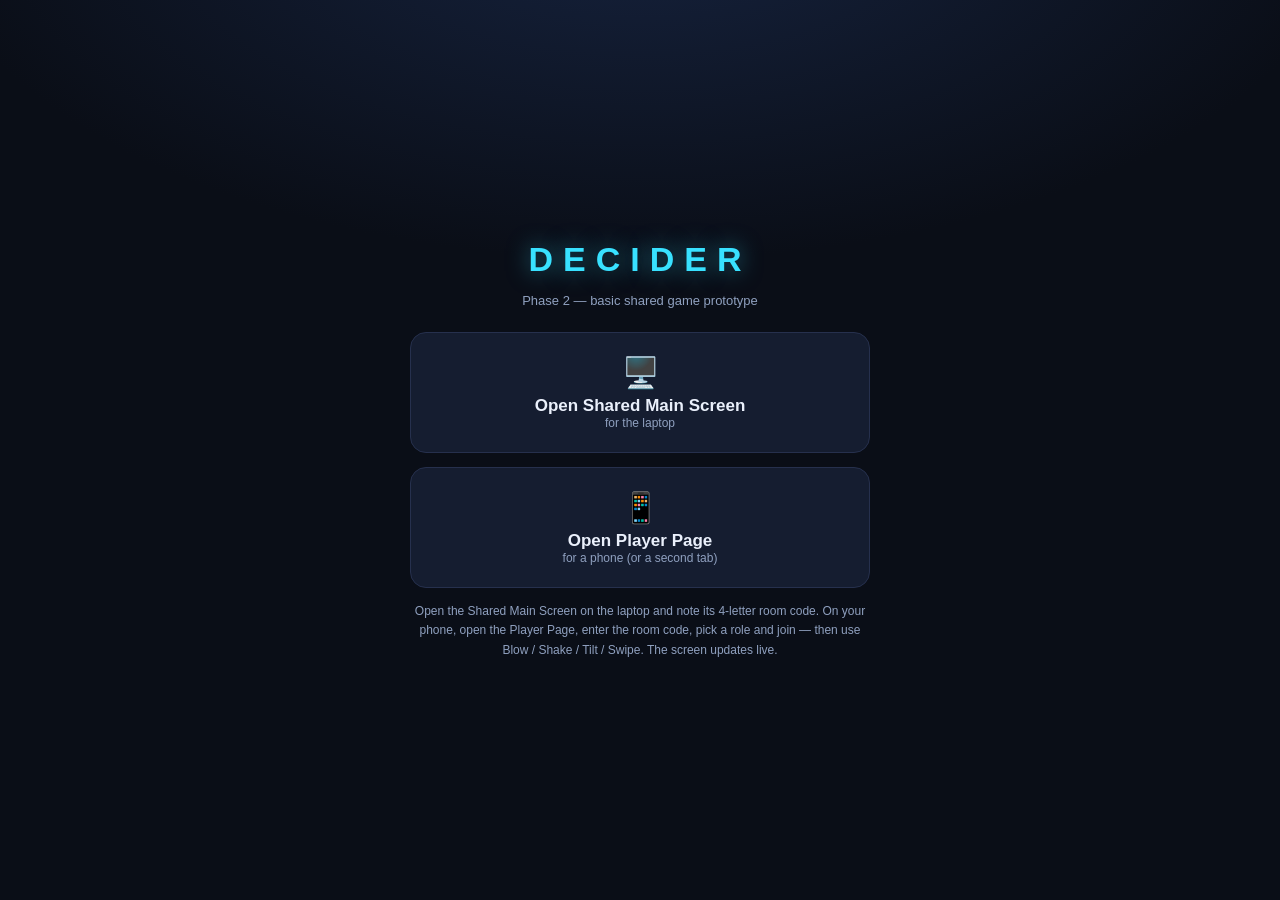
<file: index.html>
<!DOCTYPE html>
<html lang="en">
<head>
  <meta charset="UTF-8">
  <meta name="viewport" content="width=device-width, initial-scale=1.0">
  <title>DECIDER</title>
  <link rel="stylesheet" href="css/base.css">
  <style>
    body {
      display: grid;
      place-items: center;
      min-height: 100vh;
      padding: 16px;
    }

    .hub {
      width: 100%;
      max-width: 460px;
      text-align: center;
      display: flex;
      flex-direction: column;
      gap: 14px;
    }

    h1 {
      letter-spacing: 10px;
      color: var(--accent);
      text-shadow: 0 0 22px rgba(56, 225, 255, 0.5);
      font-size: 34px;
    }

    .tagline {
      color: var(--muted);
      font-size: 13px;
      margin-bottom: 10px;
    }

    .link-card {
      display: block;
      text-decoration: none;
      color: var(--text);
      background: var(--panel);
      border: 1px solid var(--line);
      border-radius: 16px;
      padding: 22px;
      font-weight: 700;
      font-size: 17px;
      transition: border-color 0.15s ease, transform 0.08s ease, box-shadow 0.15s ease;
    }

    .link-card:hover {
      border-color: var(--accent);
      box-shadow: 0 0 24px -8px var(--accent);
      transform: translateY(-2px);
    }

    .link-card .big {
      display: block;
      font-size: 30px;
      margin-bottom: 6px;
    }

    .link-card small {
      display: block;
      color: var(--muted);
      font-weight: 400;
      font-size: 12px;
    }

    .note {
      font-size: 12px;
      color: var(--muted);
      line-height: 1.6;
    }
  </style>
</head>
<body>

  <main class="hub">
    <h1>DECIDER</h1>
    <p class="tagline">Phase 2 — basic shared game prototype</p>

    <a class="link-card" href="screen/index.html">
      <span class="big">🖥️</span>
      Open Shared Main Screen
      <small>for the laptop</small>
    </a>

    <a class="link-card" href="player/index.html">
      <span class="big">📱</span>
      Open Player Page
      <small>for a phone (or a second tab)</small>
    </a>

    <p class="note">
      Open the Shared Main Screen on the laptop and note its 4-letter room code.
      On your phone, open the Player Page, enter the room code, pick a role and
      join — then use Blow / Shake / Tilt / Swipe. The screen updates live.
    </p>
  </main>

</body>
</html>
</file>
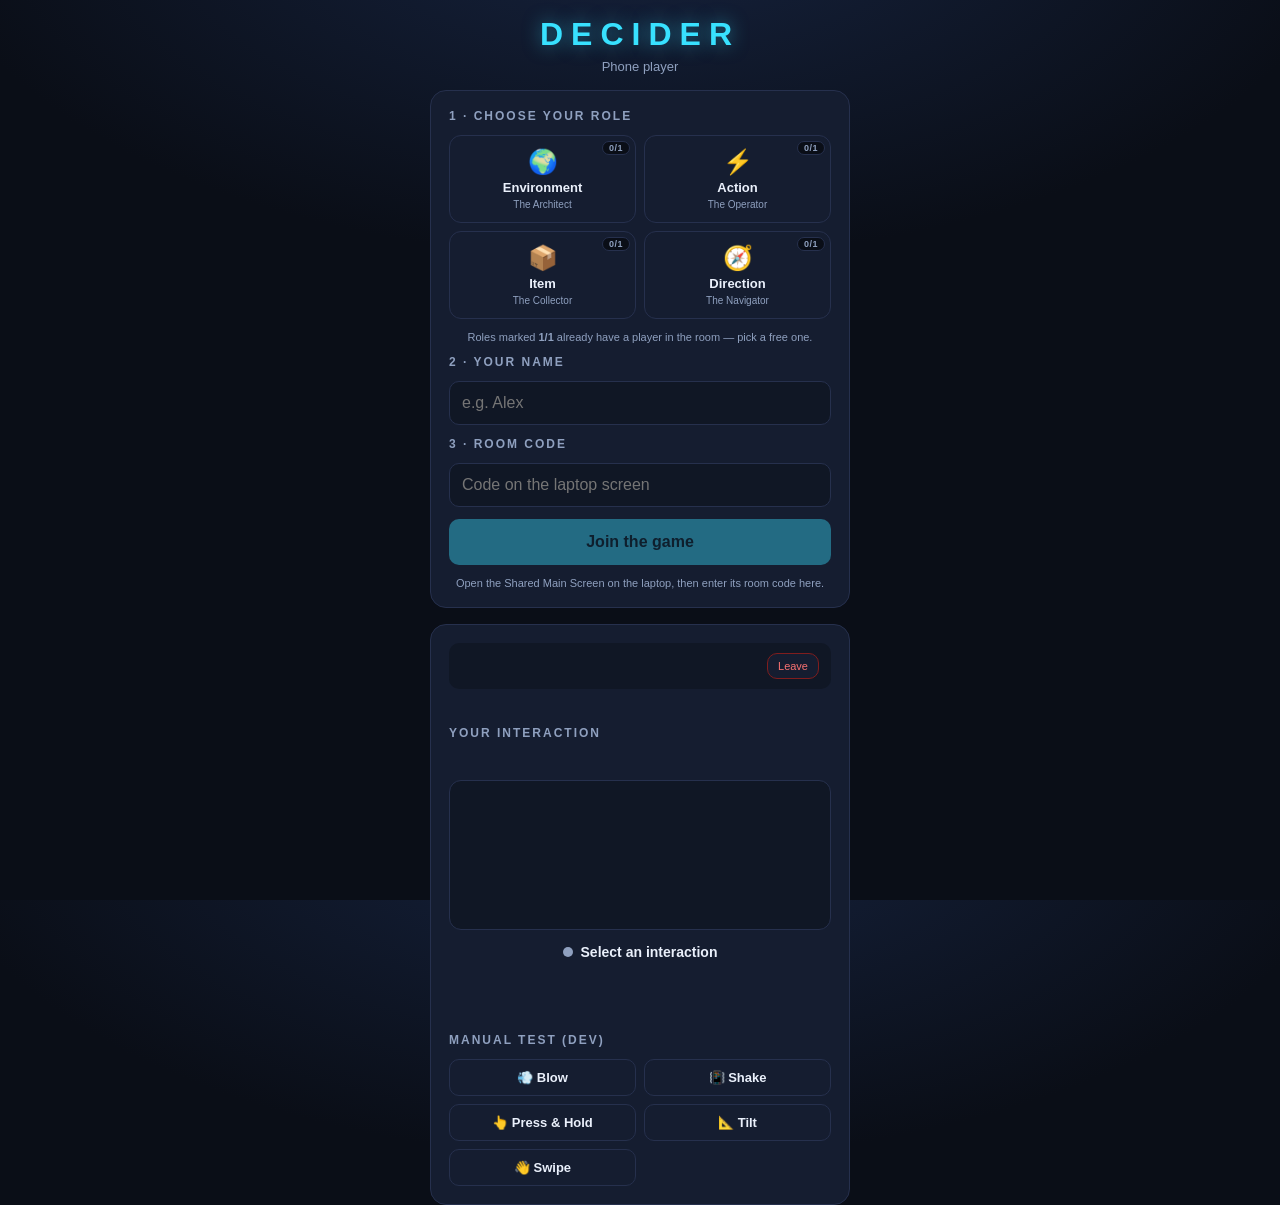
<file: player/index.html>
<!DOCTYPE html>
<html lang="en">
<head>
  <meta charset="UTF-8">
  <meta name="viewport" content="width=device-width, initial-scale=1.0, user-scalable=no">
  <title>DECIDER · Player</title>
  <link rel="stylesheet" href="../css/base.css">
  <link rel="stylesheet" href="../css/player.css">
</head>
<body>

  <main class="phone">
    <h1>DECIDER</h1>
    <p class="sub">Phone player</p>

    <section class="join" id="joinSection">
      <h2>1 · Choose your role</h2>
      <div class="role-grid" id="roleGrid"></div>
      <p class="hint">Roles marked <b>1/1</b> already have a player in the room — pick a free one.</p>

      <h2>2 · Your name</h2>
      <input id="nameInput" placeholder="e.g. Alex" maxlength="12" autocomplete="off">

      <h2>3 · Room code</h2>
      <input id="roomInput" placeholder="Code on the laptop screen" maxlength="6" autocomplete="off">

      <button class="join-btn" id="joinBtn" disabled>Join the game</button>
      <p class="join-error" id="joinError" hidden></p>
      <p class="hint">Open the Shared Main Screen on the laptop, then enter its room code here.</p>
    </section>

    <section class="actions" id="actionSection" hidden>
      <div class="you">
        <span class="you-icon" id="youIcon"></span>
        <div class="you-info">
          <b id="youName"></b>
          <small id="youRole"></small>
          <small id="youRoom" class="you-room"></small>
        </div>
        <button class="leave-btn" id="leaveBtn">Leave</button>
      </div>
      <p class="you-status" id="youStatus"></p>

      <h2>Your interaction</h2>
      <p class="inter-binding" id="interBinding"></p>
      <div class="stage-banner" id="stageBanner" hidden></div>
      <div class="inter-stage" id="interStage"></div>

      <div class="inter-status" id="interStatus">
        <span class="inter-dot" id="interDot"></span>
        <span id="interStatusText">Select an interaction</span>
      </div>
      <div class="inter-result" id="interResult"></div>
      <button class="inter-reset" id="interResetBtn" hidden>⟳ Try again</button>

      <h2>Manual test (dev)</h2>
      <div class="inter-select" id="interSelect">
        <button class="inter-btn" data-inter="blow">💨 Blow</button>
        <button class="inter-btn" data-inter="shake">📳 Shake</button>
        <button class="inter-btn" data-inter="press">👆 Press &amp; Hold</button>
        <button class="inter-btn" data-inter="tilt">📐 Tilt</button>
        <button class="inter-btn" data-inter="swipe">👋 Swipe</button>
      </div>
    </section>
  </main>

  <script src="../js/vendor/mqtt.min.js"></script>
  <script src="../js/vendor/p5.min.js"></script>
  <script src="../js/vendor/p5.sound.min.js"></script>
  <script src="../js/shared.js"></script>
  <script src="../js/player.js"></script>
  <script src="../js/interactions.js"></script>
</body>
</html>
</file>
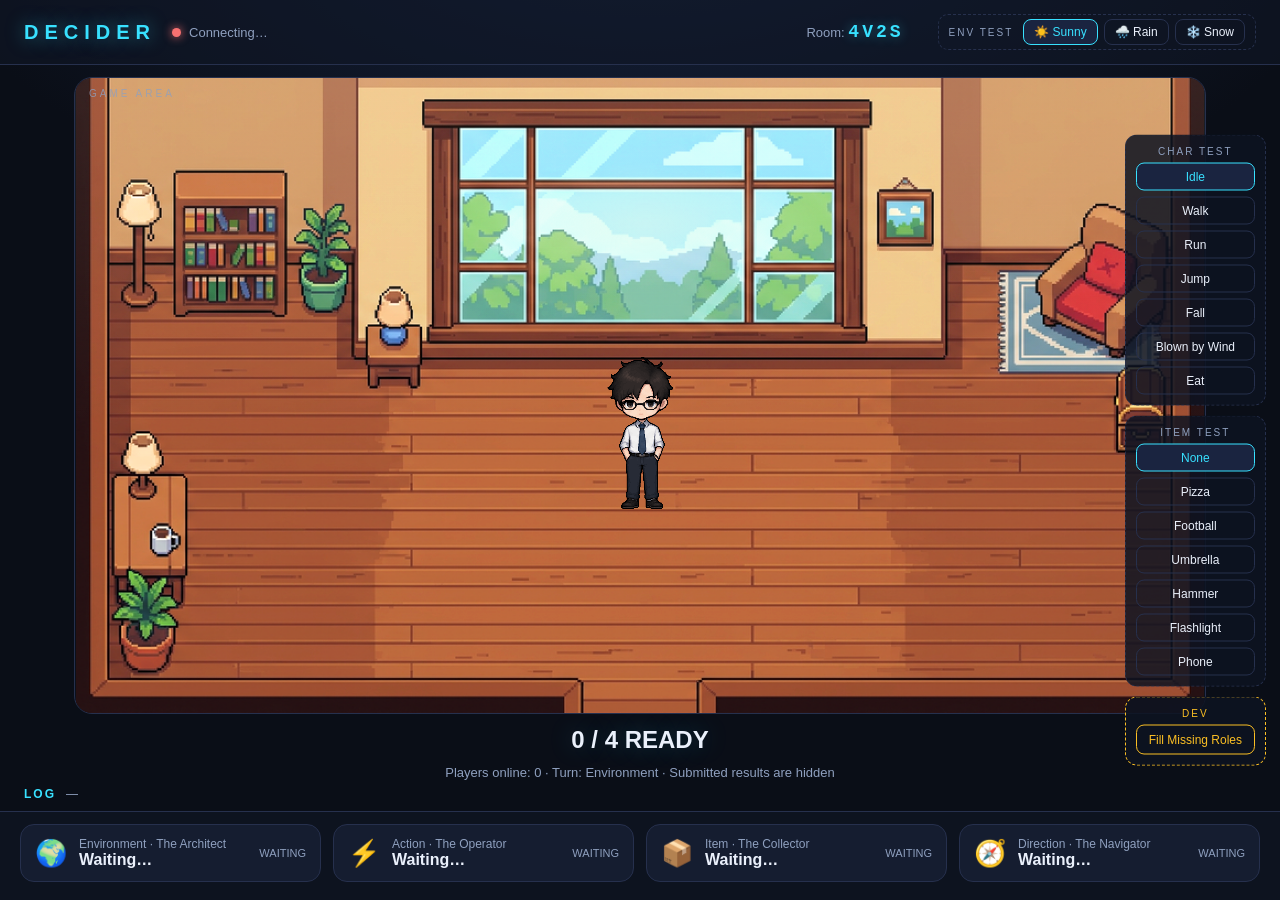
<file: screen/index.html>
<!DOCTYPE html>
<html lang="en">
<head>
  <meta charset="UTF-8">
  <meta name="viewport" content="width=device-width, initial-scale=1.0">
  <title>DECIDER · Shared Main Screen</title>
  <link rel="stylesheet" href="../css/base.css">
  <link rel="stylesheet" href="../css/screen.css">
</head>
<body>

  <header class="topbar">
    <h1>DECIDER</h1>
    <div class="room">
      <span class="dot" id="connDot"></span>
      <span id="connText">Connecting…</span>
    </div>
    <div class="room-code">Room: <b id="roomCode">…</b></div>
    <div class="env-panel">
      <span class="env-panel-label">ENV TEST</span>
      <button class="env-btn active" data-env="sunny">☀️ Sunny</button>
      <button class="env-btn" data-env="rain">🌧️ Rain</button>
      <button class="env-btn" data-env="snow">❄️ Snow</button>
    </div>
  </header>

  <main class="stage-wrap">
    <div class="world-wrap">
      <div id="world" class="world game-area env-sunny">
        <span class="game-area-label">GAME AREA</span>
        <img id="mapBackground" class="map-background" src="../assets/room/Map.png" alt="Room background">
        <div class="sun-overlay" aria-hidden="true"></div>
        <div class="window-fx" id="windowFx" aria-hidden="true">
          <div class="window-dim"></div>
        </div>
        <canvas id="character" class="character"></canvas>
        <img id="item" class="item-layer" alt="Item">
      </div>
    </div>

    <div class="result">
      <div id="resultText" class="result-text">0 / 4 READY</div>
      <div id="resultSub" class="result-sub"></div>
      <button id="nextRoundBtn" class="next-round-btn" hidden>NEXT ROUND →</button>
    </div>

    <div class="event-log">
      <span class="event-log-label">LOG</span>
      <span id="eventLogText" class="event-log-text">—</span>
    </div>
  </main>

  <footer class="players" id="players"></footer>

  <div class="test-panels">
    <div class="char-panel">
      <span class="char-panel-label">CHAR TEST</span>
      <button class="char-btn active" data-state="idle">Idle</button>
      <button class="char-btn" data-state="walk">Walk</button>
      <button class="char-btn" data-state="run">Run</button>
      <button class="char-btn" data-state="jump">Jump</button>
      <button class="char-btn" data-state="fall">Fall</button>
      <button class="char-btn" data-state="wind">Blown by Wind</button>
      <button class="char-btn" data-state="eat">Eat</button>
    </div>
    <div class="item-panel">
      <span class="item-panel-label">ITEM TEST</span>
      <button class="item-btn active" data-item="none">None</button>
      <button class="item-btn" data-item="pizza">Pizza</button>
      <button class="item-btn" data-item="football">Football</button>
      <button class="item-btn" data-item="umbrella">Umbrella</button>
      <button class="item-btn" data-item="hammer">Hammer</button>
      <button class="item-btn" data-item="flashlight">Flashlight</button>
      <button class="item-btn" data-item="phone">Phone</button>
    </div>
    <div class="dev-panel">
      <span class="dev-panel-label">DEV</span>
      <button class="dev-btn" id="devFillBtn">Fill Missing Roles</button>
    </div>
  </div>

  <script src="../js/vendor/mqtt.min.js"></script>
  <script src="../js/shared.js"></script>
  <script src="../js/screen.js"></script>
  <script src="../js/environment.js"></script>
  <script src="../js/animations.js"></script>
  <script src="../js/items.js"></script>
</body>
</html>
</file>
<file: css/base.css>
/* DECIDER - shared base styles */

:root {
  --bg: #0a0e17;
  --bg-2: #101725;
  --panel: #151d30;
  --panel-2: #1a2440;
  --line: #26304d;
  --text: #eaf0fb;
  --muted: #8fa0bf;
  --accent: #38e1ff;
}

* {
  margin: 0;
  padding: 0;
  box-sizing: border-box;
}

html,
body {
  height: 100%;
}

body {
  background: radial-gradient(1200px 600px at 50% -100px, #16233f 0%, var(--bg) 60%);
  color: var(--text);
  font-family: "Segoe UI", "Helvetica Neue", Arial, sans-serif;
  -webkit-font-smoothing: antialiased;
}

button {
  font: inherit;
  color: inherit;
  cursor: pointer;
  border: 1px solid var(--line);
  background: var(--panel);
  border-radius: 10px;
  transition: transform 0.06s ease, background 0.15s ease, border-color 0.15s ease;
}

button:hover {
  border-color: var(--accent);
}

button:active {
  transform: scale(0.96);
}

button:disabled {
  opacity: 0.4;
  cursor: not-allowed;
}
</file>
<file: css/player.css>
/* DECIDER - phone player page styles */

body {
  display: grid;
  place-items: center;
  min-height: 100vh;
  padding: 16px;
}

.phone {
  width: 100%;
  max-width: 420px;
  display: flex;
  flex-direction: column;
  gap: 16px;
}

h1 {
  letter-spacing: 8px;
  color: var(--accent);
  text-align: center;
  text-shadow: 0 0 18px rgba(56, 225, 255, 0.5);
}

.sub {
  text-align: center;
  color: var(--muted);
  font-size: 13px;
  margin-top: -10px;
}

section {
  background: var(--panel);
  border: 1px solid var(--line);
  border-radius: 16px;
  padding: 18px;
  display: flex;
  flex-direction: column;
  gap: 12px;
}

h2 {
  font-size: 12px;
  color: var(--muted);
  font-weight: 600;
  text-transform: uppercase;
  letter-spacing: 2px;
}

/* ---------- role picker ---------- */

.role-grid {
  display: grid;
  grid-template-columns: repeat(2, 1fr);
  gap: 8px;
}

.role-btn {
  position: relative;
  padding: 12px 8px;
  border-radius: 12px;
  display: flex;
  flex-direction: column;
  align-items: center;
  gap: 4px;
  font-size: 13px;
  font-weight: 600;
}

/* occupied role: dark, clearly unavailable (the name stays readable) */
.role-btn.occupied {
  border-color: #fbbf24;
  background: rgba(251, 191, 36, 0.10);
  color: var(--muted);
  opacity: 0.7;
  cursor: not-allowed;
}

.role-btn.occupied .icon {
  filter: grayscale(0.7);
  opacity: 0.65;
}

/* 0/1 (free) / 1/1 (occupied) count chip - always visible on every
 * role, so occupancy never relies on color alone */
.role-count {
  position: absolute;
  top: 5px;
  right: 5px;
  font-size: 9px;
  font-weight: 700;
  letter-spacing: 0.5px;
  color: var(--muted);
  background: var(--bg);
  border: 1px solid var(--line);
  border-radius: 8px;
  padding: 1px 6px;
}

.role-btn.occupied .role-count {
  color: #0a0e17;
  background: #fbbf24;
  border-color: #fbbf24;
  box-shadow: 0 0 8px -2px #fbbf24;
}

/* rejected join message */
.join-error {
  font-size: 12px;
  font-weight: 600;
  color: #f87171;
  text-align: center;
  background: rgba(248, 113, 113, 0.08);
  border: 1px solid #7f1d1d;
  border-radius: 10px;
  padding: 8px 10px;
}

.join-error[hidden] {
  display: none;
}

.role-btn .icon {
  font-size: 24px;
}

.role-btn .ctrl {
  font-size: 10px;
  color: var(--muted);
  font-weight: 400;
}

.role-btn.selected {
  border-color: var(--role-color);
  box-shadow: 0 0 14px -4px var(--role-color);
  background: var(--panel-2);
}

/* ---------- name input ---------- */

input {
  font: inherit;
  padding: 12px;
  border-radius: 10px;
  border: 1px solid var(--line);
  background: var(--bg-2);
  color: var(--text);
  outline: none;
}

input:focus {
  border-color: var(--accent);
}

.join-btn {
  padding: 14px;
  font-weight: 700;
  background: var(--accent);
  color: #06222b;
  border: none;
}

.hint {
  font-size: 11px;
  color: var(--muted);
  text-align: center;
}

/* ---------- joined view ---------- */

.you {
  display: flex;
  align-items: center;
  gap: 10px;
  padding: 10px 12px;
  background: var(--bg-2);
  border-radius: 10px;
}

.you-icon {
  font-size: 26px;
}

.you-info {
  min-width: 0;
}

.you-info small {
  display: block;
  color: var(--muted);
}

.leave-btn {
  margin-left: auto;
  font-size: 11px;
  padding: 6px 10px;
  color: #f87171;
  border-color: #7f1d1d;
}

/* ---------- interaction test ---------- */

.inter-binding {
  font-size: 13px;
  color: var(--accent);
  text-align: center;
  min-height: 1.2em;
}

/* sequential-stage banner (WAITING FOR ... / READY / JOINING) */
.stage-banner {
  background: var(--bg-2);
  border: 1px solid var(--line);
  border-radius: 12px;
  padding: 16px 12px;
  text-align: center;
  display: flex;
  flex-direction: column;
  gap: 6px;
}

.stage-banner[hidden] {
  display: none;
}

.stage-banner-title {
  font-size: 16px;
  font-weight: 700;
  letter-spacing: 2px;
  color: var(--accent);
}

.stage-banner-sub {
  font-size: 12px;
  color: var(--muted);
}

/* blow weather selector (Environment turn) */
.blow-selector {
  display: flex;
  gap: 6px;
  flex-wrap: wrap;
  justify-content: center;
}

.selector-item {
  font-size: 12px;
  font-weight: 600;
  padding: 7px 10px;
  border: 1px solid var(--line);
  border-radius: 9px;
  color: var(--muted);
  transition: border-color 0.15s ease, color 0.15s ease, background 0.15s ease;
}

.selector-item.active {
  border-color: var(--accent);
  color: var(--accent);
  background: var(--panel-2);
  box-shadow: 0 0 12px -4px var(--accent);
}

.blow-tip {
  font-size: 12px;
  color: var(--muted);
  line-height: 1.5;
}

.inter-select {
  display: grid;
  grid-template-columns: repeat(2, 1fr);
  gap: 8px;
}

.inter-btn {
  padding: 10px 8px;
  font-size: 13px;
  font-weight: 600;
  border-radius: 10px;
  display: flex;
  flex-direction: column;
  align-items: center;
  gap: 4px;
}

.inter-btn.active {
  border-color: var(--accent);
  background: var(--panel-2);
  color: var(--accent);
}

.inter-stage {
  background: var(--bg-2);
  border: 1px solid var(--line);
  border-radius: 12px;
  min-height: 150px;
  display: flex;
  flex-direction: column;
  align-items: center;
  justify-content: center;
  gap: 12px;
  padding: 14px;
  text-align: center;
}

.inter-hint {
  font-size: 12px;
  color: var(--muted);
}

.inter-status {
  display: flex;
  align-items: center;
  justify-content: center;
  gap: 8px;
  font-size: 14px;
  font-weight: 600;
  min-height: 1.4em;
}

.inter-dot {
  width: 10px;
  height: 10px;
  border-radius: 50%;
  background: var(--muted);
}

.inter-dot.ready { background: #3ddc84; box-shadow: 0 0 8px #3ddc84; }
.inter-dot.active { background: #fbbf24; box-shadow: 0 0 8px #fbbf24; }
.inter-dot.completed { background: var(--accent); box-shadow: 0 0 10px var(--accent); }
.inter-dot.error { background: #f87171; box-shadow: 0 0 8px #f87171; }
.inter-dot.waiting { background: #fbbf24; opacity: 0.55; }
.inter-dot.warn { background: #fbbf24; box-shadow: 0 0 8px #fbbf24; }

.inter-result {
  font-size: 15px;
  font-weight: 600;
  color: var(--accent);
  text-align: center;
  min-height: 3.2em;
}

.result-big {
  display: block;
  font-size: 24px;
  font-weight: 700;
  letter-spacing: 1px;
}

.result-context {
  display: block;
  font-size: 12px;
  color: var(--muted);
  font-weight: 400;
  margin-top: 3px;
}

.inter-reset {
  align-self: center;
  font-size: 12px;
  padding: 7px 16px;
  border-radius: 8px;
  color: var(--accent);
}

/* blow level meter */
.blow-meter {
  width: 16px;
  height: 90px;
  background: var(--bg);
  border: 1px solid var(--line);
  border-radius: 8px;
  overflow: hidden;
  display: flex;
  align-items: flex-end;
}

.blow-fill {
  width: 100%;
  height: 0%;
  background: linear-gradient(to top, #38e1ff, #a78bfa);
  transition: height 60ms linear;
}

/* live RMS / noise / threshold readout */
.blow-stats {
  display: flex;
  flex-direction: column;
  gap: 3px;
  font-size: 11px;
  color: var(--muted);
}

.blow-stats b {
  color: var(--text);
  font-family: Consolas, "Courier New", monospace;
  font-weight: 400;
  margin-left: 6px;
}

/* press & hold pad */
.press-pad {
  position: relative;
  width: 100%;
  max-width: 280px;
  height: 88px;
  border: 2px solid var(--line);
  border-radius: 14px;
  overflow: hidden;
  display: flex;
  align-items: center;
  justify-content: center;
  user-select: none;
  -webkit-user-select: none;
  -webkit-touch-callout: none;
  touch-action: none;
  cursor: pointer;
}

.press-fill {
  position: absolute;
  left: 0;
  top: 0;
  bottom: 0;
  width: 0%;
  background: rgba(56, 225, 255, 0.28);
}

.press-label {
  position: relative;
  font-weight: 700;
  letter-spacing: 2px;
  font-size: 13px;
}

/* swipe pad */
.swipe-pad {
  width: 100%;
  max-width: 280px;
  height: 96px;
  border: 2px dashed var(--line);
  border-radius: 14px;
  display: flex;
  align-items: center;
  justify-content: center;
  user-select: none;
  -webkit-user-select: none;
  -webkit-touch-callout: none;
  touch-action: none;
}

.swipe-label {
  color: var(--muted);
  font-size: 12px;
  letter-spacing: 2px;
}

/* ---------- room / connection status ---------- */

.you-room {
  color: var(--accent);
}

.you-status {
  font-size: 11px;
  text-align: center;
  min-height: 1.2em;
}

.you-status.ok { color: #3ddc84; }
.you-status.warn { color: #fbbf24; }
.you-status.err { color: #f87171; }
</file>
<file: css/screen.css>
/* DECIDER - Shared Main Screen (laptop) styles */

body {
  display: grid;
  grid-template-rows: auto 1fr auto;
  height: 100vh;
  overflow: hidden;
}

/* ---------- top bar ---------- */

.topbar {
  display: flex;
  align-items: center;
  gap: 16px;
  padding: 14px 24px;
  border-bottom: 1px solid var(--line);
  background: rgba(16, 23, 37, 0.6);
}

.topbar h1 {
  font-size: 20px;
  letter-spacing: 6px;
  color: var(--accent);
  text-shadow: 0 0 18px rgba(56, 225, 255, 0.5);
}

.room {
  display: flex;
  align-items: center;
  gap: 8px;
  color: var(--muted);
  font-size: 13px;
}

.room .dot {
  width: 9px;
  height: 9px;
  border-radius: 50%;
  background: #3ddc84;
  box-shadow: 0 0 10px #3ddc84;
}

.room .dot.off {
  background: #f87171;
  box-shadow: 0 0 10px #f87171;
}

.room-code {
  margin-left: auto;
  font-size: 13px;
  color: var(--muted);
}

.room-code b {
  color: var(--accent);
  font-size: 18px;
  letter-spacing: 3px;
  font-family: Consolas, "Courier New", monospace;
  text-shadow: 0 0 12px rgba(56, 225, 255, 0.4);
}

/* ---------- stage ---------- */

.stage-wrap {
  position: relative;
  display: flex;
  flex-direction: column;
  align-items: center;
  justify-content: center;
  gap: 12px;
  padding: 12px 24px 30px;
  min-height: 0;
}

/* takes all space left over after the result text and the event log */
.world-wrap {
  flex: 1 1 auto;
  min-height: 0;
  max-width: 100%;
  display: flex;
  align-items: center;
  justify-content: center;
}

/* ---------- game area ---------- */

/* The game area now fills all the space the stage gives it (the box
 * matches the map's own 16:9 aspect ratio, so the background fills
 * the whole game area without stretching). */
.world {
  position: relative;
  height: 100%;
  max-width: 100%;
  aspect-ratio: 16 / 9;
  width: auto;
  border: 1px solid var(--line);
  border-radius: 18px;
  background: rgba(13, 19, 33, 0.5);
  overflow: hidden;
}

.game-area-label {
  position: absolute;
  top: 10px;
  left: 14px;
  font-size: 10px;
  letter-spacing: 3px;
  color: var(--muted);
  opacity: 0.8;
  z-index: 5;
}

/* ---------- layers (z-order): map < light/weather fx < character ---------- */

.map-background {
  position: absolute;
  inset: 0;
  width: 100%;
  height: 100%;
  object-fit: contain; /* box aspect = map aspect, so it fills exactly */
  pointer-events: none;
  user-select: none;
}

/* Character: independent layer standing above the map. It is a <canvas>
 * that shows one animation frame at a time. Size and position are set by
 * js/animations.js per state, so every animation keeps the same body
 * size, feet position and center (defaults below = idle state). */
.character {
  position: absolute;
  left: 42.1%;
  top: 42.9%;
  height: 28%;
  width: auto;
  z-index: 3;
  pointer-events: none;
  user-select: none;
}

/* ---------- character / item layers ---------- */

/* Item: independent layer shown near the character. Position and size
 * are set by js/items.js relative to the character's world position
 * (left/top = item center, height = % of game area height, width
 * keeps the image aspect). The defaults below are only the initial
 * CSS values - JS updates left/top every frame of the movement. */
.item-layer {
  position: absolute;
  left: 56.5%;
  top: 50%;
  height: 10%;
  width: auto;
  transform: translate(-50%, -50%);
  z-index: 4; /* above the character */
  display: none;
  pointer-events: none;
  user-select: none;
}

/* ---------- test panels (development only) ---------- */

.test-panels {
  position: fixed;
  right: 14px;
  top: 50%;
  transform: translateY(-50%);
  display: flex;
  flex-direction: column;
  gap: 10px;
  z-index: 20;
}

.char-panel {
  display: flex;
  flex-direction: column;
  gap: 6px;
  padding: 10px;
  background: rgba(13, 19, 33, 0.85);
  border: 1px dashed var(--line);
  border-radius: 12px;
}

.char-panel-label {
  font-size: 10px;
  letter-spacing: 2px;
  color: var(--muted);
  text-align: center;
}

.char-btn {
  font-size: 12px;
  padding: 6px 12px;
  border-radius: 8px;
  background: transparent;
}

.char-btn.active {
  border-color: var(--accent);
  background: var(--panel-2);
  color: var(--accent);
}

.item-panel {
  display: flex;
  flex-direction: column;
  gap: 6px;
  padding: 10px;
  background: rgba(13, 19, 33, 0.85);
  border: 1px dashed var(--line);
  border-radius: 12px;
}

.item-panel-label {
  font-size: 10px;
  letter-spacing: 2px;
  color: var(--muted);
  text-align: center;
}

.item-btn {
  font-size: 12px;
  padding: 6px 12px;
  border-radius: 8px;
  background: transparent;
}

.item-btn.active {
  border-color: var(--accent);
  background: var(--panel-2);
  color: var(--accent);
}

/* ---------- dev panel ---------- */

.dev-panel {
  display: flex;
  flex-direction: column;
  gap: 6px;
  padding: 10px;
  background: rgba(13, 19, 33, 0.85);
  border: 1px dashed #fbbf24;
  border-radius: 12px;
}

.dev-panel-label {
  font-size: 10px;
  letter-spacing: 2px;
  color: #fbbf24;
  text-align: center;
}

.dev-btn {
  font-size: 12px;
  padding: 7px 12px;
  border-radius: 8px;
  background: transparent;
  color: #fbbf24;
  border-color: #fbbf24;
}

.dev-btn:hover {
  background: rgba(251, 191, 36, 0.12);
}

/* ---------- revealed command ---------- */

.result-text.revealed {
  color: var(--accent);
  font-size: 26px;
  text-shadow: 0 0 22px rgba(56, 225, 255, 0.45);
}

/* ---------- environment: sunny ---------- */

.sun-overlay {
  position: absolute;
  inset: 0;
  display: none;
  pointer-events: none;
  background:
    radial-gradient(ellipse 22% 14% at 50.5% 23%, rgba(255, 250, 220, 0.28), transparent 70%),
    linear-gradient(180deg, rgba(255, 240, 200, 0.07), transparent 55%);
}

.env-sunny .sun-overlay {
  display: block;
}

.env-sunny .map-background {
  filter: brightness(1.05) saturate(1.03);
}

/* ---------- environment: rain / snow (inside the big window only) ---------- */

/* The window box is the sky area of the map: x 34.1-67.1%, y 7.8-38.2%. */
.window-fx {
  position: absolute;
  left: 34%;
  top: 7.8%;
  width: 33%;
  height: 30.4%;
  overflow: hidden; /* rain and snow never fall into the room */
  pointer-events: none;
  z-index: 2;
}

/* slightly darken the outside view while it rains */
.window-dim {
  position: absolute;
  inset: 0;
  display: none;
  background: rgba(28, 38, 68, 0.38);
}

.env-rain .window-dim {
  display: block;
}

.fx-drop {
  position: absolute;
  top: -30px;
  width: 2px;
  background: linear-gradient(to bottom, rgba(180, 210, 255, 0), rgba(195, 225, 255, 0.85));
  animation: drop-fall linear infinite;
}

@keyframes drop-fall {
  to { transform: translateY(420px); }
}

.fx-flake {
  position: absolute;
  top: -12px;
  border-radius: 50%;
  background: #ffffff;
  animation: flake-fall linear infinite;
}

@keyframes flake-fall {
  0% { transform: translate(0, 0); }
  20% { transform: translate(9px, 84px); }
  40% { transform: translate(-7px, 168px); }
  60% { transform: translate(10px, 252px); }
  80% { transform: translate(-8px, 336px); }
  100% { transform: translate(5px, 420px); }
}

/* ---------- environment test panel ---------- */

.env-panel {
  display: flex;
  align-items: center;
  gap: 6px;
  margin-left: 18px;
  padding: 4px 10px;
  border: 1px dashed var(--line);
  border-radius: 10px;
}

.env-panel-label {
  font-size: 10px;
  letter-spacing: 2px;
  color: var(--muted);
  margin-right: 4px;
}

.env-btn {
  font-size: 12px;
  padding: 5px 10px;
  border-radius: 8px;
  background: transparent;
}

.env-btn.active {
  border-color: var(--accent);
  background: var(--panel-2);
  color: var(--accent);
}

/* action effects on the game area (shake and tilt shake the whole
 * area, including the character) */

.world.fx-shake {
  animation: shake 0.5s ease;
}

@keyframes shake {
  0%, 100% { transform: translate(0, 0); }
  20% { transform: translate(-10px, 4px) rotate(-2deg); }
  40% { transform: translate(10px, -6px) rotate(2deg); }
  60% { transform: translate(-8px, 6px); }
  80% { transform: translate(8px, -4px); }
}

.world.fx-tilt {
  animation: tilt 1s ease;
}

@keyframes tilt {
  0%, 100% { transform: rotate(0); }
  30% { transform: rotate(-9deg); }
  60% { transform: rotate(6deg); }
}

/* ---------- result text ---------- */

.result {
  text-align: center;
  display: flex;
  flex-direction: column;
  gap: 6px;
}

.result-text {
  font-size: 24px;
  font-weight: 600;
  min-height: 1.4em;
  text-shadow: 0 0 24px rgba(56, 225, 255, 0.25);
}

.result-sub {
  font-size: 13px;
  color: var(--muted);
  min-height: 1.2em;
}

.next-round-btn {
  align-self: center;
  margin-top: 4px;
  font-size: 14px;
  font-weight: 700;
  letter-spacing: 1px;
  padding: 9px 26px;
  border-radius: 10px;
  border-color: var(--accent);
  background: transparent;
  color: var(--accent);
}

.next-round-btn:hover {
  background: var(--panel-2);
  box-shadow: 0 0 18px -6px var(--accent);
}

/* ---------- event log ---------- */

.event-log {
  position: absolute;
  bottom: 10px;
  left: 24px;
  right: 24px;
  display: flex;
  gap: 10px;
  font-size: 12px;
  color: var(--muted);
}

.event-log-label {
  color: var(--accent);
  font-weight: 700;
  letter-spacing: 2px;
}

.event-log-text {
  overflow: hidden;
  white-space: nowrap;
  text-overflow: ellipsis;
}

/* ---------- player cards ---------- */

.players {
  display: grid;
  grid-template-columns: repeat(4, 1fr);
  gap: 12px;
  padding: 12px 20px 18px;
  border-top: 1px solid var(--line);
  background: rgba(16, 23, 37, 0.6);
}

.player-card {
  border: 1px solid var(--line);
  border-radius: 14px;
  background: var(--panel);
  padding: 12px 14px;
  display: flex;
  gap: 12px;
  align-items: center;
  transition: border-color 0.2s ease, box-shadow 0.2s ease, opacity 0.2s ease;
}

.player-card.joined {
  border-color: var(--role-color);
  box-shadow: 0 0 18px -6px var(--role-color);
}

.player-card.offline {
  opacity: 0.45;
}

.player-card.ready {
  border-color: #3ddc84;
  box-shadow: 0 0 14px -8px #3ddc84;
}

.player-icon {
  font-size: 26px;
}

.player-info {
  min-width: 0;
}

.player-role {
  font-size: 12px;
  color: var(--muted);
}

.player-name {
  font-weight: 600;
  white-space: nowrap;
  overflow: hidden;
  text-overflow: ellipsis;
}

.player-status {
  margin-left: auto;
  font-size: 11px;
  white-space: nowrap;
}

.status-joined { color: #3ddc84; }
.status-ready { color: #3ddc84; }
.status-offline { color: #f87171; }
.status-empty { color: var(--muted); }
</file>
